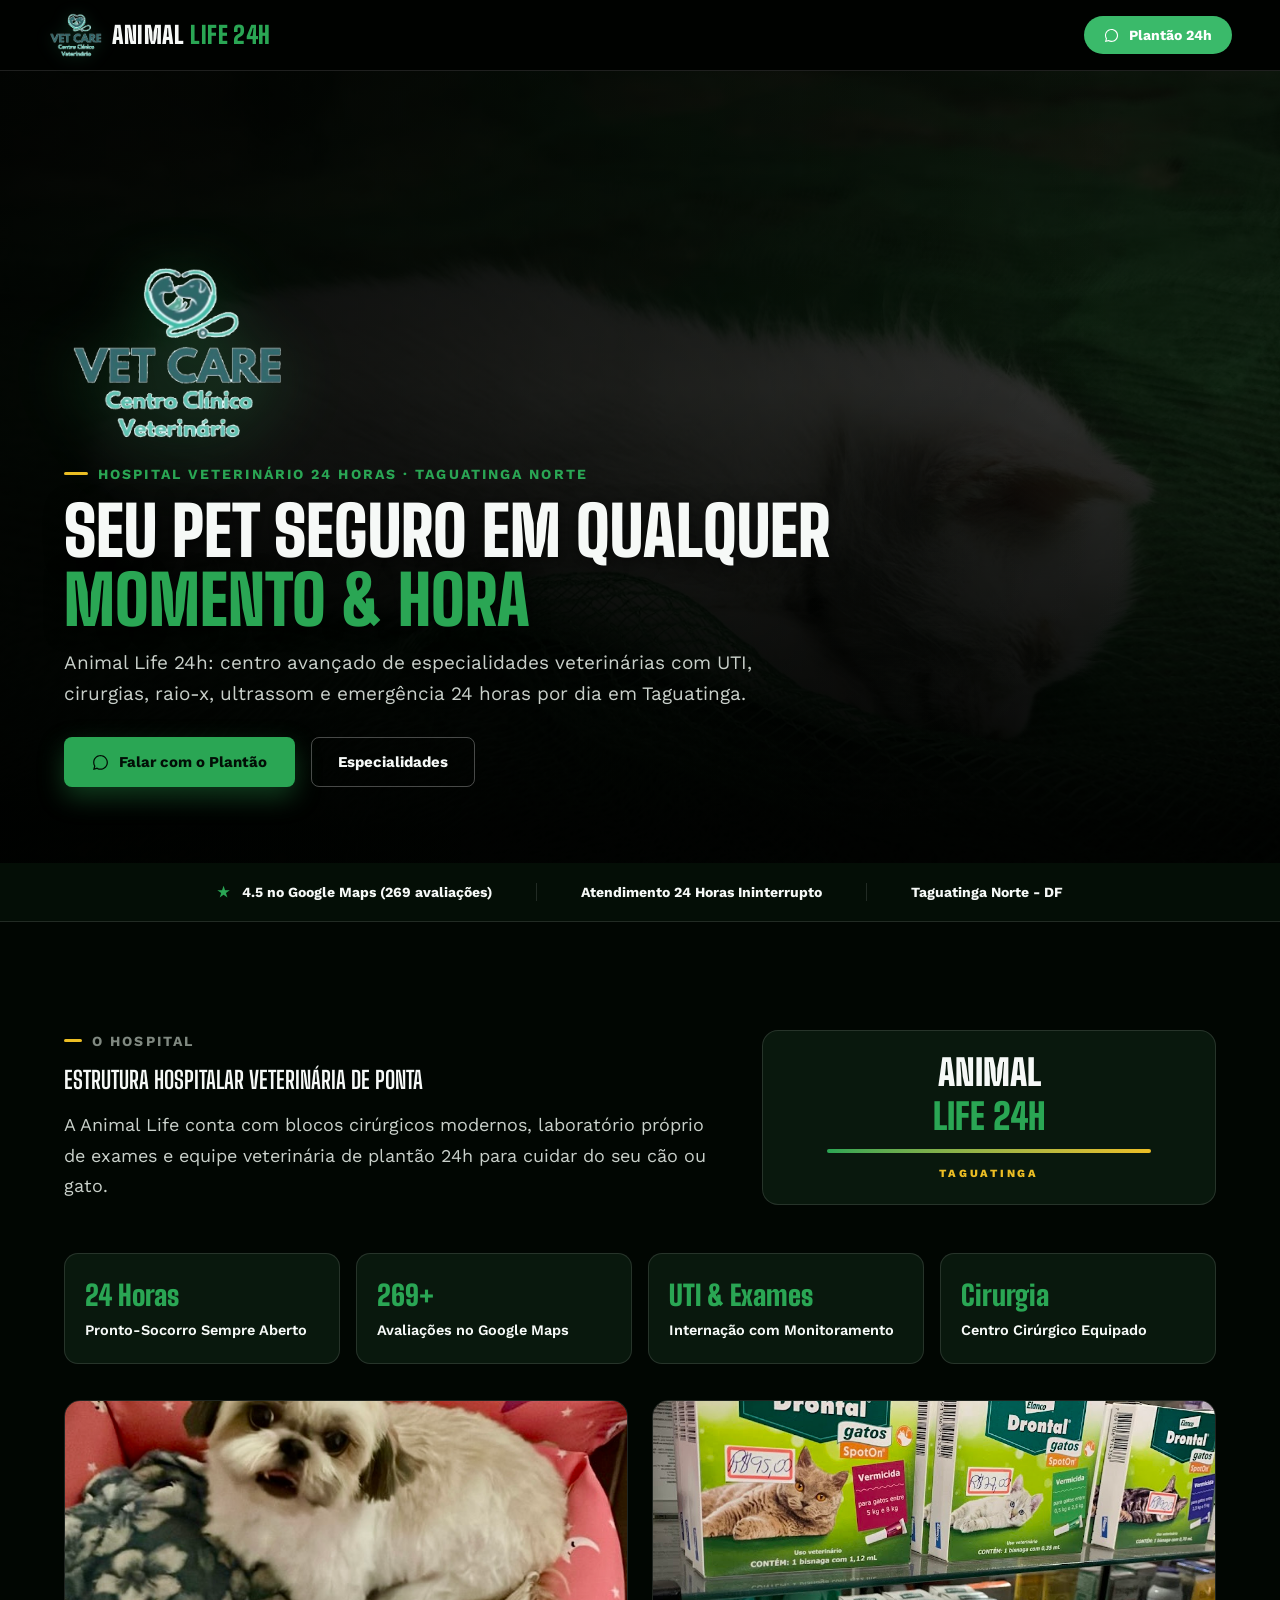
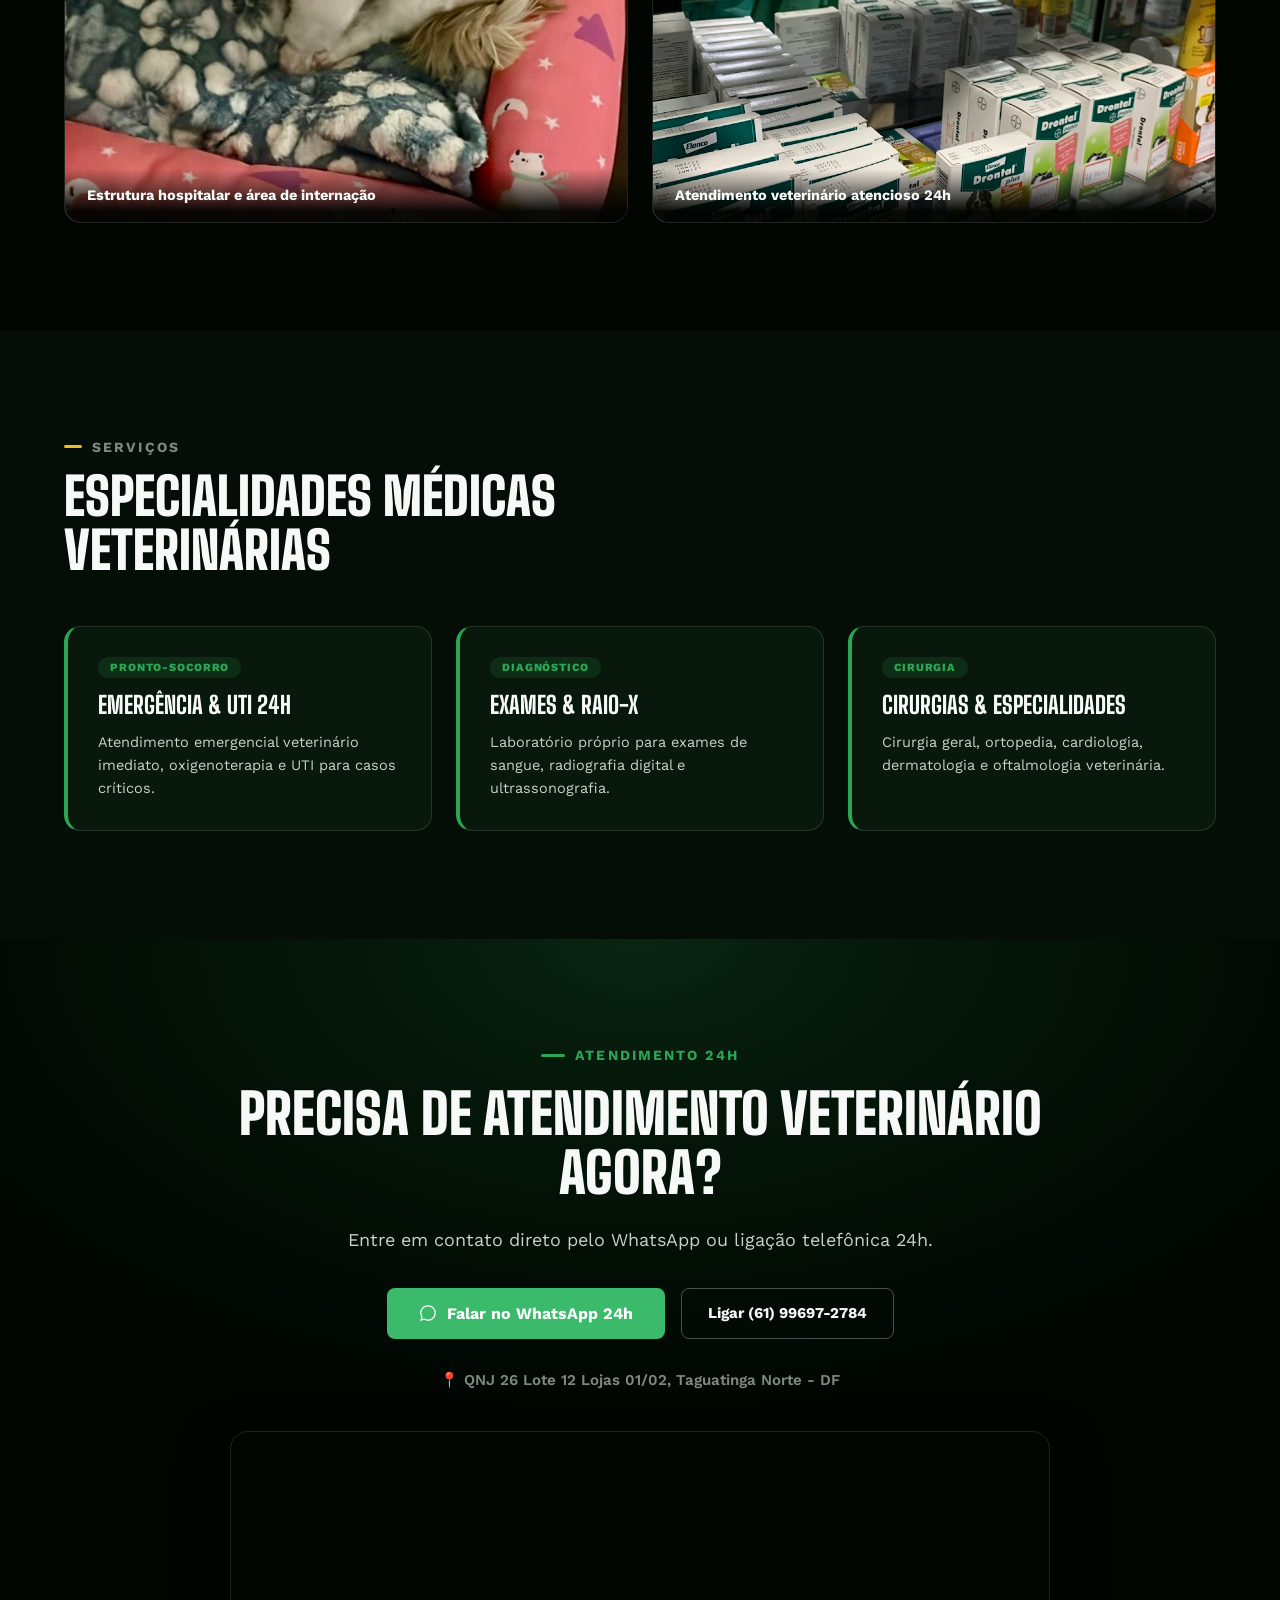
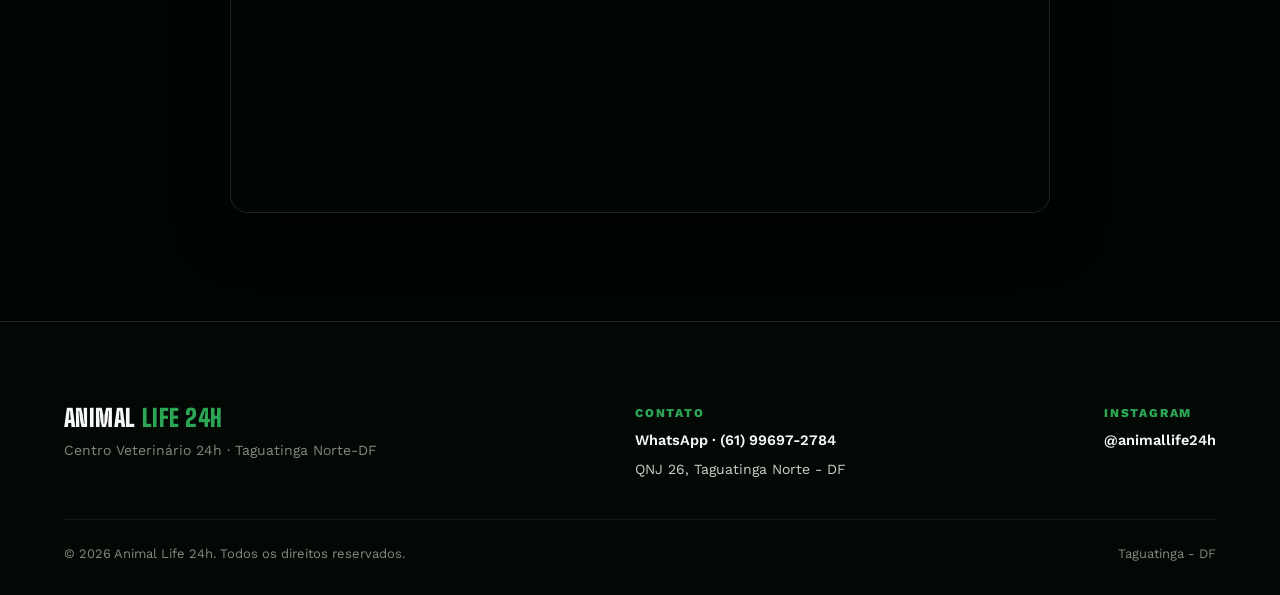
<file: index.html>
<!DOCTYPE html>
<html lang="pt-BR">
<head>
<meta charset="utf-8">
<meta name="viewport" content="width=device-width, initial-scale=1">
<title>Animal Life 24h — Centro Veterinário Avançado em Taguatinga-DF</title>
<meta name="description" content="Animal Life 24 horas em Taguatinga Norte: Pronto-socorro veterinário, cirurgias, exames, internação e especialidades para seu pet 24 horas por dia. Nota 4.5.">
<link rel="preconnect" href="https://fonts.googleapis.com">
<link rel="preconnect" href="https://fonts.gstatic.com" crossorigin>
<link href="https://fonts.googleapis.com/css2?family=Big+Shoulders+Display:wght@700;800;900&family=Work+Sans:wght@400;500;600;700&display=swap" rel="stylesheet">
<link rel="stylesheet" href="style.css">
</head>
<body>

<header class="site-header">
  <div class="logo-brand-wrap">
    <img src="assets/img/logo.png" alt="Animal Life 24h Logo" class="logo-brand-img">
    <div class="logo-mark"><span class="logo-w">Animal</span><span class="logo-a">Life 24h</span></div>
  </div>
  <a href="https://wa.me/5561996972784?text=Emerg%C3%AAncia!%20Preciso%20de%20atendimento%20veterin%C3%A1rio%20na%20Animal%20Life." class="btn btn-whatsapp" target="_blank" rel="noopener noreferrer">
    <svg width="15" height="15" viewBox="0 0 448 512" fill="none"><path d="M380.9 97.1C339 55.1 283.2 32 223.9 32c-122.4 0-222 99.6-222 222 0 39.1 10.2 77.3 29.6 111L0 480l117.7-30.9c32.4 17.7 68.9 27 106.1 27h.1c122.3 0 224.1-99.6 224.1-222 0-59.3-25.2-115-67.1-157zm-157 341.6c-33.2 0-65.7-8.9-94.1-25.7l-6.7-4-69.8 18.3L71 359.5l-4.4-7c-18.5-29.4-28.2-63.3-28.2-98.2 0-101.7 82.8-184.5 184.6-184.5 49.3 0 95.6 19.2 130.4 54.1 34.8 34.9 56.2 81.2 56.1 130.5 0 101.8-84.9 184.6-186.6 184.6z" fill="#fff"/></svg>
    Plantão 24h
  </a>
</header>

<section class="hero">
  <img class="hero-bg" src="assets/img/photo_1.jpg" alt="Animal Life 24h Hospital Veterinário">
  <div class="hero-scrim"></div>
  <div class="hero-content">
    <img class="hero-logo" src="assets/img/logo.png" alt="Animal Life 24h Logo">
    <div class="hero-heading">
      <span class="eyebrow"><span class="eyebrow-bar"></span>Hospital Veterinário 24 Horas · Taguatinga Norte</span>
      <h1>Seu pet seguro em qualquer <span class="text-accent">Momento & Hora</span></h1>
      <p class="lede">Animal Life 24h: centro avançado de especialidades veterinárias com UTI, cirurgias, raio-x, ultrassom e emergência 24 horas por dia em Taguatinga.</p>
    </div>
    <div class="hero-actions">
      <a href="https://wa.me/5561996972784?text=Ol%C3%A1!%20Preciso%20falar%20com%20a%20equipe%20da%20Animal%20Life." class="btn btn-primary" target="_blank" rel="noopener noreferrer">
        <svg width="17" height="17" viewBox="0 0 448 512" fill="none"><path d="M380.9 97.1C339 55.1 283.2 32 223.9 32c-122.4 0-222 99.6-222 222 0 39.1 10.2 77.3 29.6 111L0 480l117.7-30.9c32.4 17.7 68.9 27 106.1 27h.1c122.3 0 224.1-99.6 224.1-222 0-59.3-25.2-115-67.1-157zm-157 341.6c-33.2 0-65.7-8.9-94.1-25.7l-6.7-4-69.8 18.3L71 359.5l-4.4-7c-18.5-29.4-28.2-63.3-28.2-98.2 0-101.7 82.8-184.5 184.6-184.5 49.3 0 95.6 19.2 130.4 54.1 34.8 34.9 56.2 81.2 56.1 130.5 0 101.8-84.9 184.6-186.6 184.6z" fill="#020E06"/></svg>
        Falar com o Plantão
      </a>
      <a href="#servicos" class="btn btn-ghost">Especialidades</a>
    </div>
  </div>
</section>

<div class="trust-strip">
  <span class="trust-item"><span class="text-accent">★</span>&nbsp;4.5 no Google Maps (269 avaliações)</span>
  <span class="trust-sep"></span>
  <span class="trust-item">Atendimento 24 Horas Ininterrupto</span>
  <span class="trust-sep"></span>
  <span class="trust-item">Taguatinga Norte - DF</span>
</div>

<section id="sobre" class="section">
  <div class="about-head">
    <div class="about-copy">
      <span class="eyebrow eyebrow-muted"><span class="eyebrow-bar eyebrow-bar-sm"></span>O Hospital</span>
      <h2>Estrutura hospitalar veterinária de ponta</h2>
      <p class="body-text">A Animal Life conta com blocos cirúrgicos modernos, laboratório próprio de exames e equipe veterinária de plantão 24h para cuidar do seu cão ou gato.</p>
    </div>
    <div class="about-wordmark">
      <span class="ww ww-white">Animal</span>
      <span class="ww ww-accent">Life 24h</span>
      <div class="ww-underline"><span></span></div>
      <span class="ww-sub">Taguatinga</span>
    </div>
  </div>
  <div class="highlight-grid">
    <div class="highlight-cell"><span class="highlight-n">24 Horas</span><span class="highlight-text">Pronto-Socorro Sempre Aberto</span></div>
    <div class="highlight-cell"><span class="highlight-n">269+</span><span class="highlight-text">Avaliações no Google Maps</span></div>
    <div class="highlight-cell"><span class="highlight-n">UTI & Exames</span><span class="highlight-text">Internação com Monitoramento</span></div>
    <div class="highlight-cell"><span class="highlight-n">Cirurgia</span><span class="highlight-text">Centro Cirúrgico Equipado</span></div>
  </div>
  <div class="photo-grid-2">
    <figure class="photo-card">
      <img src="assets/img/photo_2.jpg" alt="Instalações Animal Life 24h">
      <figcaption>Estrutura hospitalar e área de internação</figcaption>
    </figure>
    <figure class="photo-card">
      <img src="assets/img/photo_3.jpg" alt="Atendimento veterinário especializado">
      <figcaption>Atendimento veterinário atencioso 24h</figcaption>
    </figure>
  </div>
</section>

<section id="servicos" class="section section-elev">
  <div class="section-head">
    <span class="eyebrow eyebrow-muted"><span class="eyebrow-bar eyebrow-bar-sm"></span>Serviços</span>
    <h2>Especialidades Médicas Veterinárias</h2>
  </div>
  <div class="service-cards-grid">
    <article class="service-card">
      <span class="tag-badge tag-accent">Pronto-Socorro</span>
      <h3>Emergência & UTI 24h</h3>
      <p>Atendimento emergencial veterinário imediato, oxigenoterapia e UTI para casos críticos.</p>
    </article>
    <article class="service-card">
      <span class="tag-badge tag-accent">Diagnóstico</span>
      <h3>Exames & Raio-X</h3>
      <p>Laboratório próprio para exames de sangue, radiografia digital e ultrassonografia.</p>
    </article>
    <article class="service-card">
      <span class="tag-badge tag-accent">Cirurgia</span>
      <h3>Cirurgias & Especialidades</h3>
      <p>Cirurgia geral, ortopedia, cardiologia, dermatologia e oftalmologia veterinária.</p>
    </article>
  </div>
</section>

<section id="contato" class="section section-cta">
  <div class="cta-inner">
    <span class="eyebrow" style="color:var(--emerald)"><span class="eyebrow-bar" style="background:var(--emerald)"></span>Atendimento 24h</span>
    <h2>Precisa de atendimento veterinário agora?</h2>
    <p class="body-text">Entre em contato direto pelo WhatsApp ou ligação telefônica 24h.</p>
    <div style="display:flex;flex-wrap:wrap;gap:16px;justify-content:center;margin-top:10px">
      <a href="https://wa.me/5561996972784?text=Emerg%C3%AAncia!%20Preciso%20de%20atendimento." class="btn btn-whatsapp" target="_blank" rel="noopener noreferrer" style="font-size:16px;padding:16px 32px;border-radius:8px">
        <svg width="18" height="18" viewBox="0 0 448 512" fill="none"><path d="M380.9 97.1C339 55.1 283.2 32 223.9 32c-122.4 0-222 99.6-222 222 0 39.1 10.2 77.3 29.6 111L0 480l117.7-30.9c32.4 17.7 68.9 27 106.1 27h.1c122.3 0 224.1-99.6 224.1-222 0-59.3-25.2-115-67.1-157zm-157 341.6c-33.2 0-65.7-8.9-94.1-25.7l-6.7-4-69.8 18.3L71 359.5l-4.4-7c-18.5-29.4-28.2-63.3-28.2-98.2 0-101.7 82.8-184.5 184.6-184.5 49.3 0 95.6 19.2 130.4 54.1 34.8 34.9 56.2 81.2 56.1 130.5 0 101.8-84.9 184.6-186.6 184.6z" fill="#fff"/></svg>
        Falar no WhatsApp 24h
      </a>
      <a href="tel:5561996972784" class="btn btn-ghost">Ligar (61) 99697-2784</a>
    </div>
    <p class="cta-address">📍 QNJ 26 Lote 12 Lojas 01/02, Taguatinga Norte - DF</p>
    <div class="map-embed">
      <iframe src="https://www.google.com/maps/embed?pb=!1m18!1m12!1m3!1d30000!2d-48.07!3d-15.82!2m3!1f0!2f0!3f0!3m2!1i1024!2i768!4f13.1!3m3!1m2!1s0x0%3A0x0!2zMTXCsDQ5JzEyLjAiUyA0N8KwMDQnMTIuMCJX!5e0!3m2!1spt-BR!2sbr!4v1700000000000!5m2!1spt-BR!2sbr" title="Localização Animal Life 24h" loading="lazy"></iframe>
    </div>
  </div>
</section>

<footer class="site-footer">
  <div class="footer-top">
    <div class="footer-brand">
      <div class="logo-mark"><span class="logo-w">Animal</span><span class="logo-a">Life 24h</span></div>
      <span class="footer-tagline">Centro Veterinário 24h · Taguatinga Norte-DF</span>
    </div>
    <div class="footer-col">
      <span class="footer-heading">Contato</span>
      <a href="https://wa.me/5561996972784" class="footer-link" target="_blank" rel="noopener noreferrer">WhatsApp · (61) 99697-2784</a>
      <span class="footer-static">QNJ 26, Taguatinga Norte - DF</span>
    </div>
    <div class="footer-col">
      <span class="footer-heading">Instagram</span>
      <a href="https://www.instagram.com/animallife24h" target="_blank" rel="noopener noreferrer" class="footer-link">@animallife24h</a>
    </div>
  </div>
  <div class="footer-bottom">
    <span>© 2026 Animal Life 24h. Todos os direitos reservados.</span>
    <span>Taguatinga - DF</span>
  </div>
</footer>

<script src="script.js"></script>
</body>
</html>
</file>
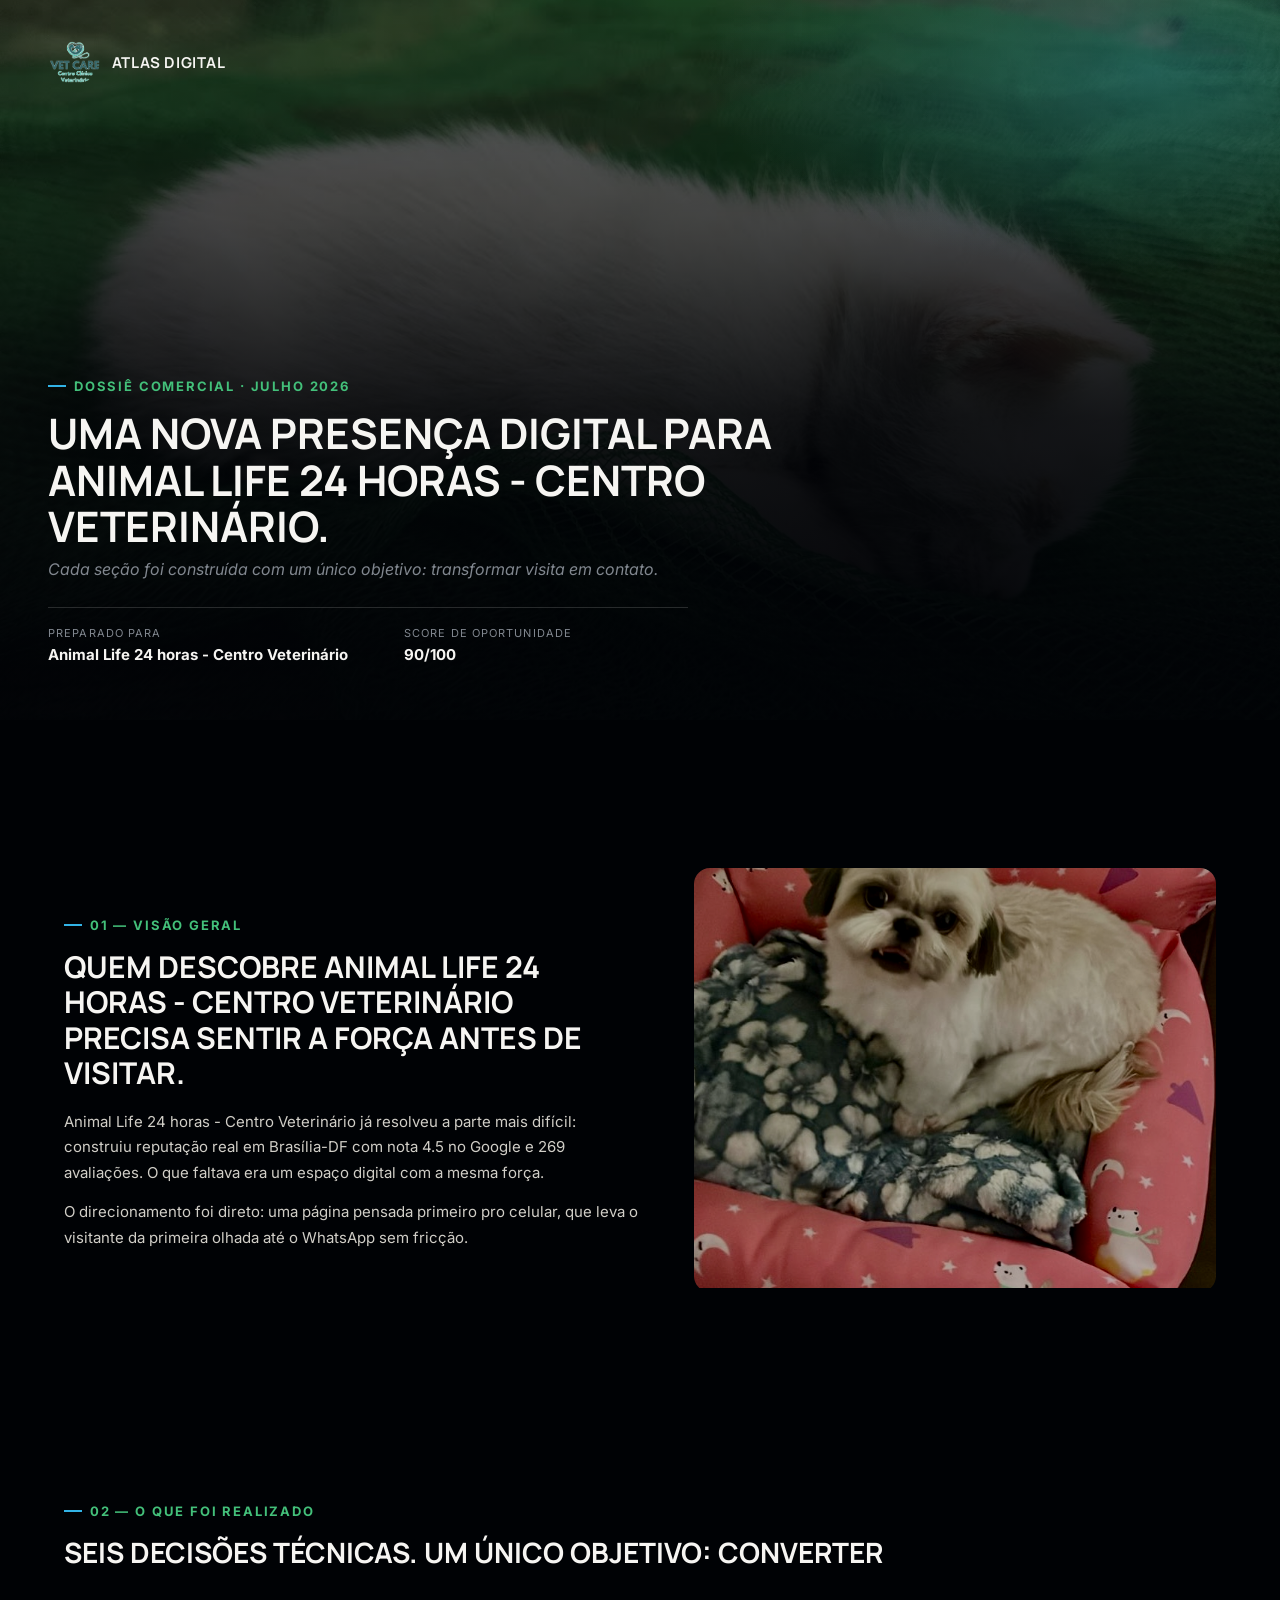
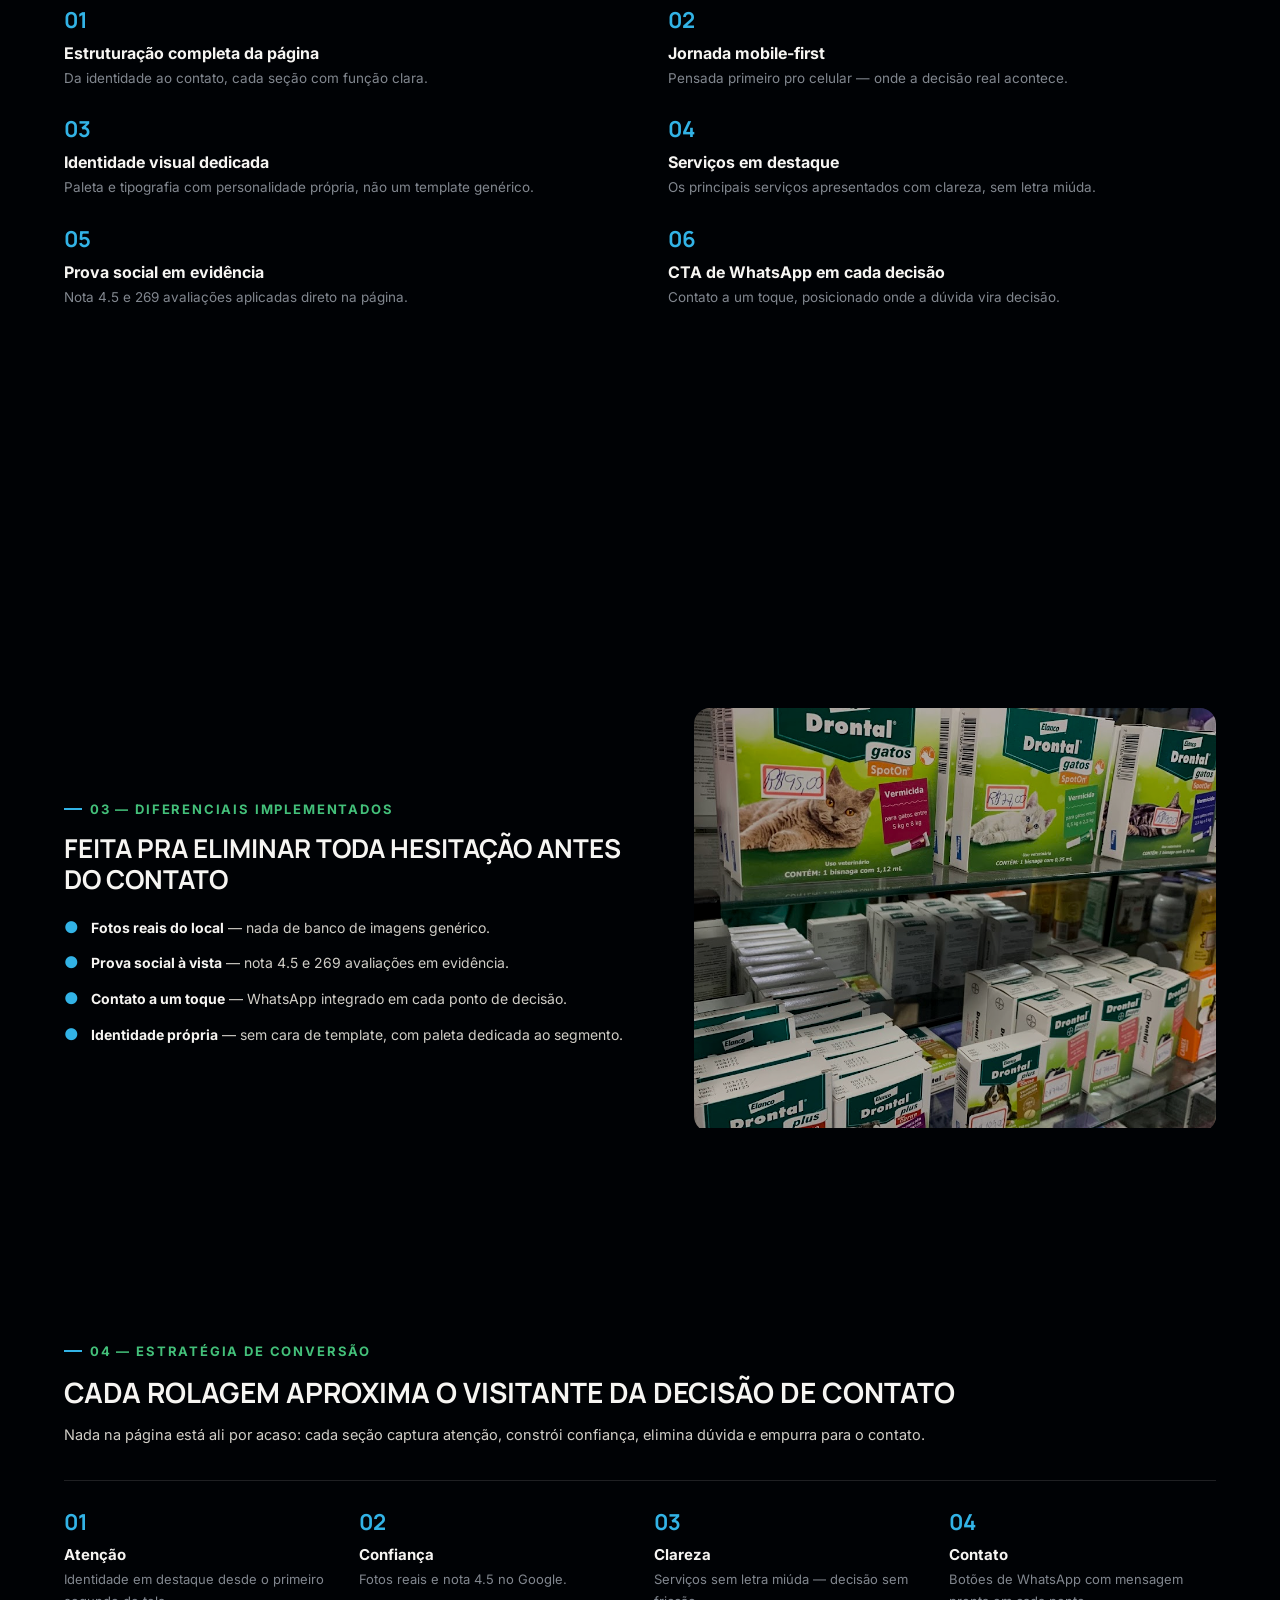
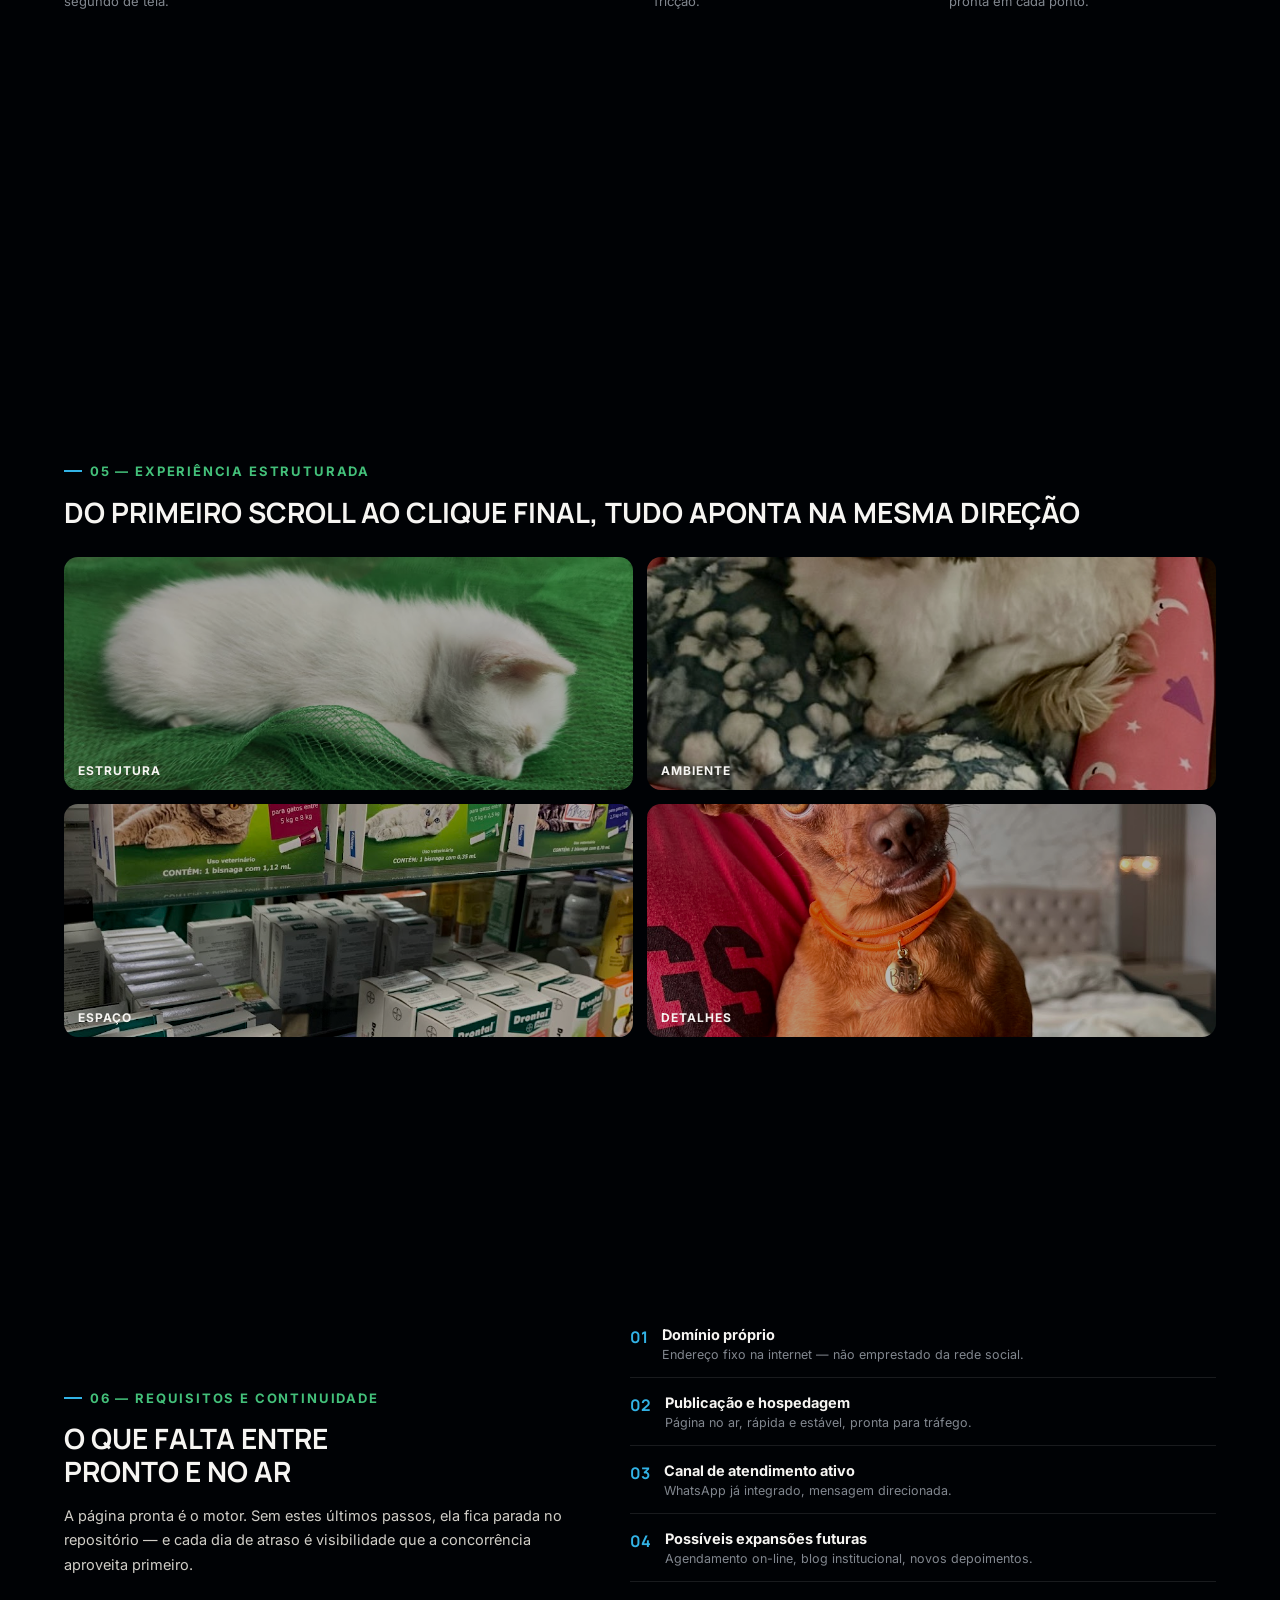
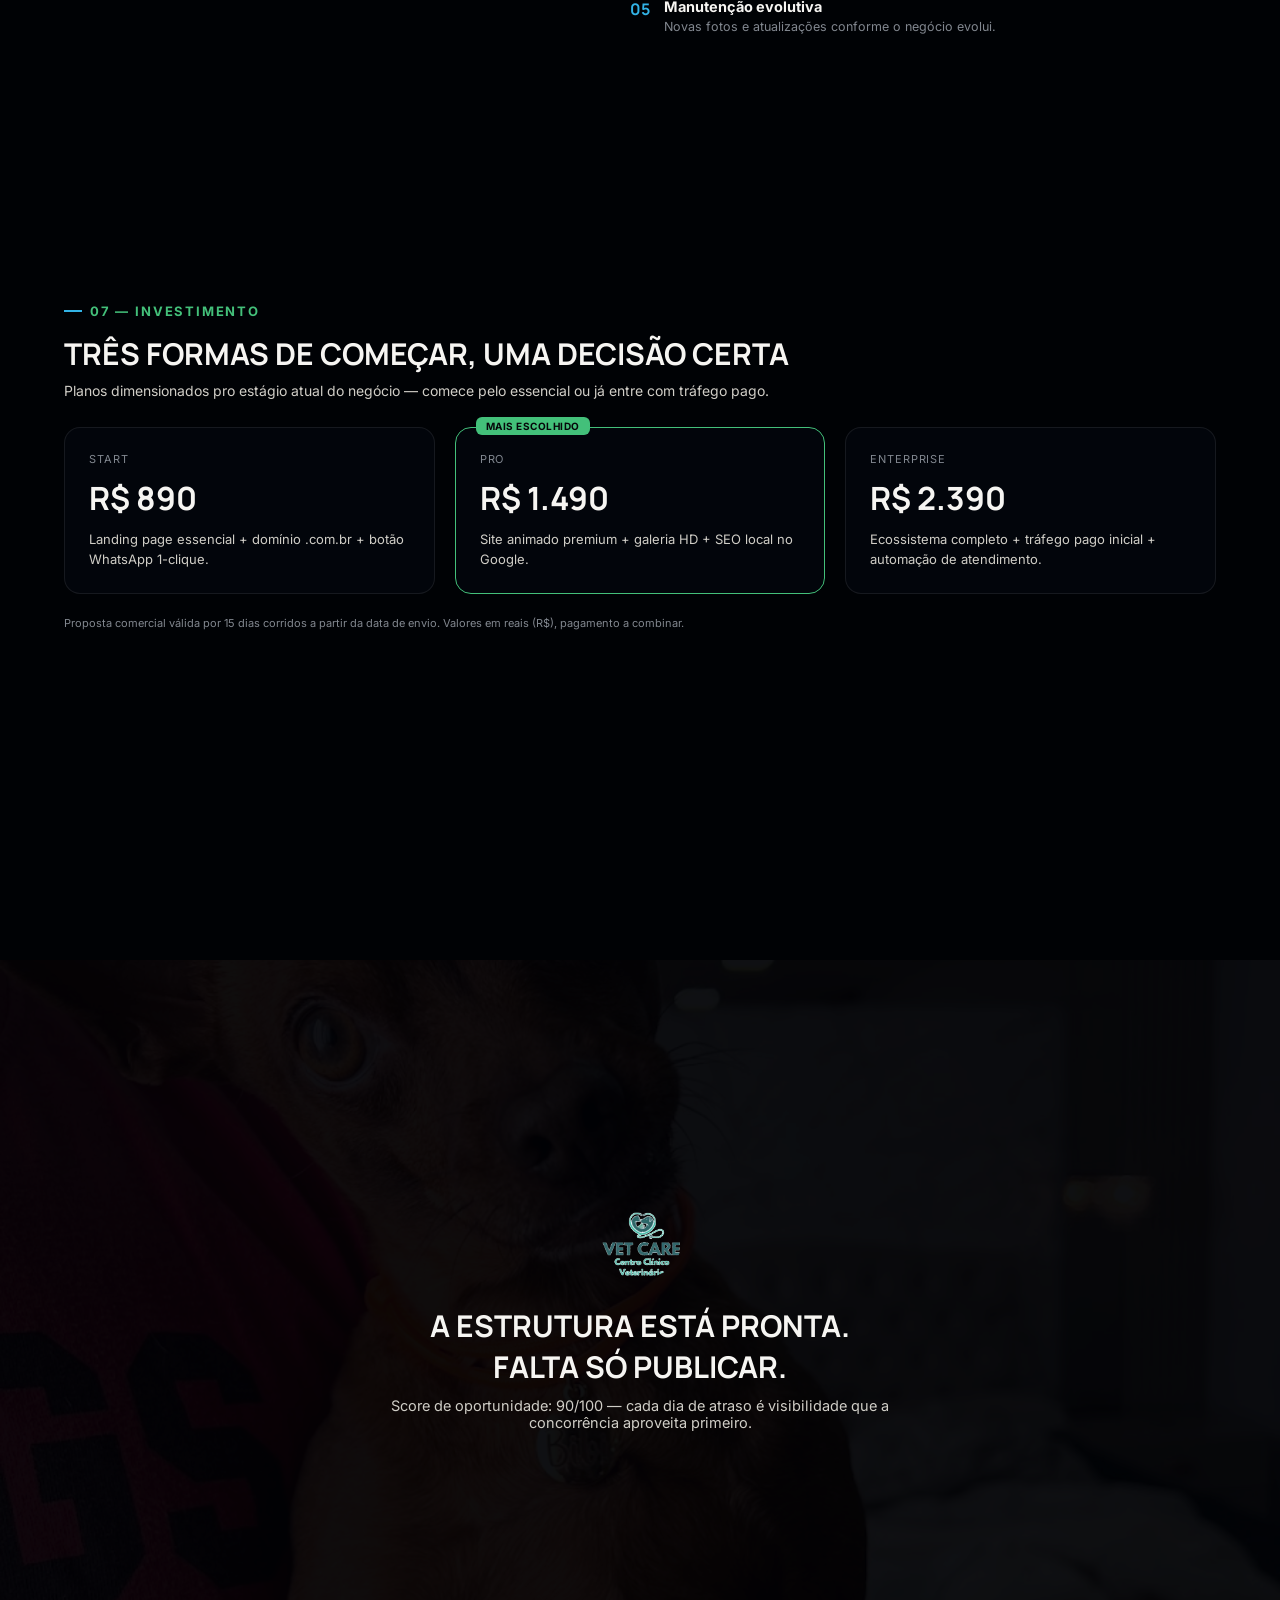
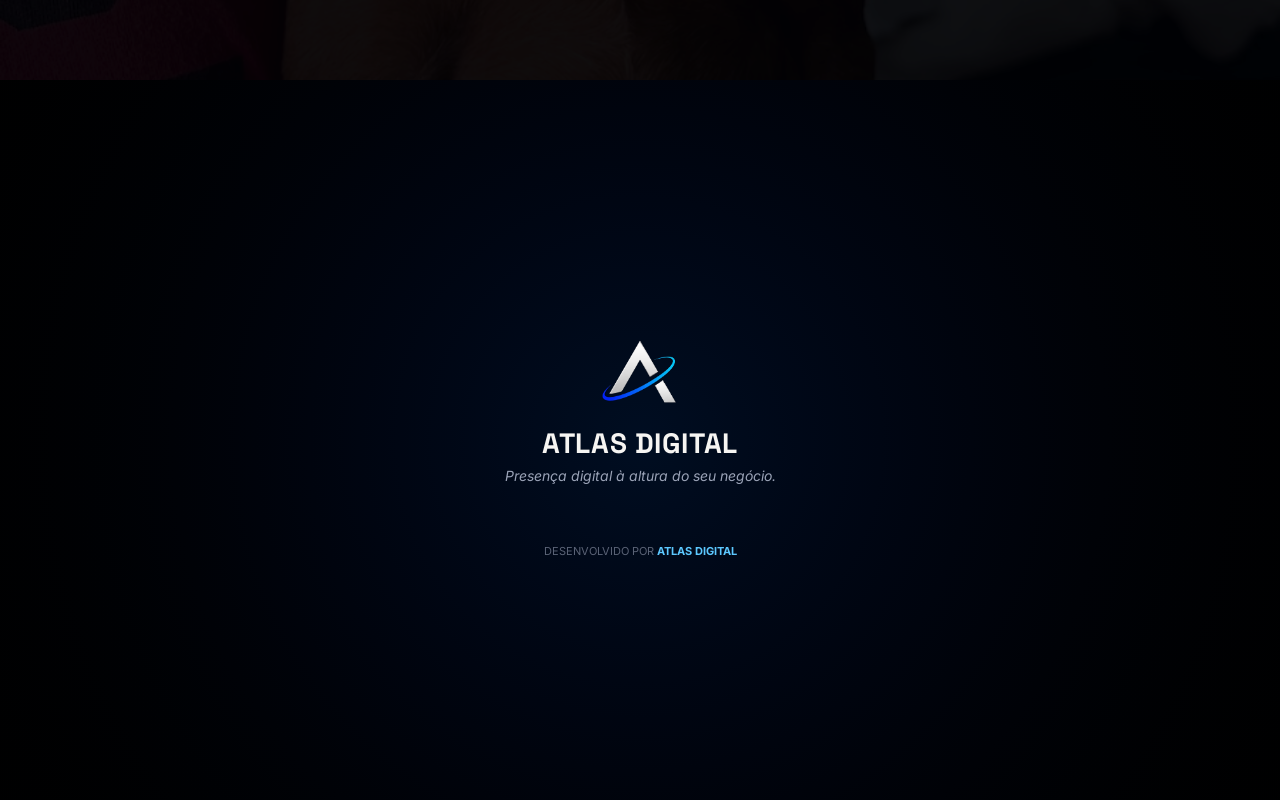
<file: presentation/deck.html>
<!DOCTYPE html>
<html lang="pt-BR">
<head>
<meta charset="utf-8">
<title>Dossiê — Animal Life 24 horas - Centro Veterinário</title>
<link rel="preconnect" href="https://fonts.googleapis.com">
<link rel="preconnect" href="https://fonts.gstatic.com" crossorigin>
<link href="https://fonts.googleapis.com/css2?family=Manrope:wght@700;800&family=Inter:wght@400;500;600;700&family=Space+Grotesk:wght@700&display=swap" rel="stylesheet">
<style>
  * { box-sizing:border-box; margin:0; padding:0; }
  body { background:oklch(0.08 0.02 255); font-family:'Inter', sans-serif; }
  .disp { font-family:'Manrope', sans-serif; font-weight:700; }
  .slide { width:1280px; height:720px; position:relative; overflow:hidden; background:oklch(0.08 0.02 255); color:oklch(0.97 0.004 90); }
  .eyebrow { display:inline-flex; align-items:center; gap:8px; font-weight:700; letter-spacing:.14em; font-size:13px; color:oklch(0.72 0.15 155); text-transform:uppercase; }
  .eyebrow::before { content:''; width:18px; height:2px; background:oklch(0.72 0.13 230); display:inline-block; }
  .photo-treat { filter: grayscale(.08) contrast(1.1) brightness(.72); }
  .num { font-family:'Manrope', sans-serif; font-weight:700; color:oklch(0.72 0.13 230); font-size:22px; }
  .panel { background:oklch(0.11 0.02 255); border:1px solid oklch(1 0 0 / 8%); border-radius:16px; }
  .muted { color: oklch(0.62 0.014 255); }
  .ink { color: oklch(0.85 0.01 90); }
</style>
</head>
<body>

<!-- SLIDE 0 — CAPA -->
<section class="slide">
  <img src="../assets/img/photo_1.jpg" class="photo-treat" style="position:absolute;inset:0;width:100%;height:100%;object-fit:cover;">
  <div style="position:absolute;inset:0;background:linear-gradient(0deg,oklch(0.08 0.02 255 / .97) 10%,oklch(0.08 0.02 255 / .88) 42%,oklch(0.08 0.02 255 / .6) 70%,oklch(0.08 0.02 255 / .4) 100%);"></div>
  <div style="position:absolute;inset:0;background:radial-gradient(ellipse 50% 40% at 90% 10%,oklch(0.72 0.13 230 / .25),transparent 70%);"></div>
  <div style="position:absolute;top:40px;left:48px;display:flex;align-items:center;gap:12px;">
    <img src="../assets/img/logo.png" style="height:44px;border-radius:50%;">
    <span style="font-family:'Manrope', sans-serif;font-weight:700;font-size:15px;text-transform:uppercase;letter-spacing:.04em;">Atlas Digital</span>
  </div>
  <div style="position:absolute;left:48px;right:48px;bottom:56px;">
    <span class="eyebrow">Dossiê Comercial · Julho 2026</span>
    <h1 class="disp" style="font-size:42px;line-height:1.1;text-transform:uppercase;margin:16px 0 10px;max-width:860px;">Uma nova presença digital para Animal Life 24 horas - Centro Veterinário.</h1>
    <p style="font-style:italic;font-size:16px;max-width:640px;margin-bottom:28px;" class="muted">Cada seção foi construída com um único objetivo: transformar visita em contato.</p>
    <div style="display:flex;gap:56px;padding-top:18px;border-top:1px solid oklch(1 0 0 / 15%);max-width:640px;">
      <div><span style="font-size:11px;letter-spacing:.1em;text-transform:uppercase;display:block;margin-bottom:4px;" class="muted">Preparado para</span><strong style="font-size:15px;">Animal Life 24 horas - Centro Veterinário</strong></div>
      <div><span style="font-size:11px;letter-spacing:.1em;text-transform:uppercase;display:block;margin-bottom:4px;" class="muted">Score de Oportunidade</span><strong style="font-size:15px;">90/100</strong></div>
    </div>
  </div>
</section>

<!-- SLIDE 1 — VISÃO GERAL -->
<section class="slide" style="display:flex;align-items:center;padding:0 64px;gap:56px;">
  <div style="flex:1.1;">
    <span class="eyebrow">01 — Visão Geral</span>
    <h2 class="disp" style="font-size:30px;text-transform:uppercase;line-height:1.18;margin:16px 0 18px;">Quem descobre Animal Life 24 horas - Centro Veterinário precisa sentir a força antes de visitar.</h2>
    <p style="font-size:15px;line-height:1.7;margin-bottom:14px;" class="ink">Animal Life 24 horas - Centro Veterinário já resolveu a parte mais difícil: construiu reputação real em Brasília-DF com nota 4.5 no Google e 269 avaliações. O que faltava era um espaço digital com a mesma força.</p>
    <p style="font-size:15px;line-height:1.7;" class="ink">O direcionamento foi direto: uma página pensada primeiro pro celular, que leva o visitante da primeira olhada até o WhatsApp sem fricção.</p>
  </div>
  <div style="flex:1;border-radius:16px;overflow:hidden;">
    <img src="../assets/img/photo_2.jpg" class="photo-treat" style="width:100%;height:420px;object-fit:cover;">
  </div>
</section>

<!-- SLIDE 2 — O QUE FOI REALIZADO -->
<section class="slide" style="padding:56px 64px;">
  <span class="eyebrow">02 — O que foi realizado</span>
  <h2 class="disp" style="font-size:28px;text-transform:uppercase;margin:14px 0 34px;">Seis decisões técnicas. Um único objetivo: converter</h2>
  <div style="display:grid;grid-template-columns:1fr 1fr;column-gap:56px;row-gap:26px;">
    <div><span class="num">01</span><strong style="display:block;font-size:16px;margin:8px 0 4px;">Estruturação completa da página</strong><span style="font-size:13.5px;line-height:1.5;" class="muted">Da identidade ao contato, cada seção com função clara.</span></div>
    <div><span class="num">02</span><strong style="display:block;font-size:16px;margin:8px 0 4px;">Jornada mobile-first</strong><span style="font-size:13.5px;line-height:1.5;" class="muted">Pensada primeiro pro celular — onde a decisão real acontece.</span></div>
    <div><span class="num">03</span><strong style="display:block;font-size:16px;margin:8px 0 4px;">Identidade visual dedicada</strong><span style="font-size:13.5px;line-height:1.5;" class="muted">Paleta e tipografia com personalidade própria, não um template genérico.</span></div>
    <div><span class="num">04</span><strong style="display:block;font-size:16px;margin:8px 0 4px;">Serviços em destaque</strong><span style="font-size:13.5px;line-height:1.5;" class="muted">Os principais serviços apresentados com clareza, sem letra miúda.</span></div>
    <div><span class="num">05</span><strong style="display:block;font-size:16px;margin:8px 0 4px;">Prova social em evidência</strong><span style="font-size:13.5px;line-height:1.5;" class="muted">Nota 4.5 e 269 avaliações aplicadas direto na página.</span></div>
    <div><span class="num">06</span><strong style="display:block;font-size:16px;margin:8px 0 4px;">CTA de WhatsApp em cada decisão</strong><span style="font-size:13.5px;line-height:1.5;" class="muted">Contato a um toque, posicionado onde a dúvida vira decisão.</span></div>
  </div>
</section>

<!-- SLIDE 3 — DIFERENCIAIS -->
<section class="slide" style="display:flex;align-items:center;padding:0 64px;gap:56px;">
  <div style="flex:1.1;">
    <span class="eyebrow">03 — Diferenciais implementados</span>
    <h2 class="disp" style="font-size:26px;text-transform:uppercase;line-height:1.18;margin:16px 0 22px;">Feita pra eliminar toda hesitação antes do contato</h2>
    <div style="display:flex;flex-direction:column;gap:14px;">
      <div style="display:flex;gap:12px;"><span style="color:oklch(0.72 0.13 230);">●</span><span style="font-size:14px;line-height:1.55;" class="ink"><strong style="color:oklch(0.97 0.004 90);">Fotos reais do local</strong> — nada de banco de imagens genérico.</span></div>
      <div style="display:flex;gap:12px;"><span style="color:oklch(0.72 0.13 230);">●</span><span style="font-size:14px;line-height:1.55;" class="ink"><strong style="color:oklch(0.97 0.004 90);">Prova social à vista</strong> — nota 4.5 e 269 avaliações em evidência.</span></div>
      <div style="display:flex;gap:12px;"><span style="color:oklch(0.72 0.13 230);">●</span><span style="font-size:14px;line-height:1.55;" class="ink"><strong style="color:oklch(0.97 0.004 90);">Contato a um toque</strong> — WhatsApp integrado em cada ponto de decisão.</span></div>
      <div style="display:flex;gap:12px;"><span style="color:oklch(0.72 0.13 230);">●</span><span style="font-size:14px;line-height:1.55;" class="ink"><strong style="color:oklch(0.97 0.004 90);">Identidade própria</strong> — sem cara de template, com paleta dedicada ao segmento.</span></div>
    </div>
  </div>
  <div style="flex:1;border-radius:16px;overflow:hidden;">
    <img src="../assets/img/photo_3.jpg" class="photo-treat" style="width:100%;height:420px;object-fit:cover;">
  </div>
</section>

<!-- SLIDE 4 — ESTRATÉGIA DE CONVERSÃO -->
<section class="slide" style="padding:56px 64px;">
  <span class="eyebrow">04 — Estratégia de conversão</span>
  <h2 class="disp" style="font-size:28px;text-transform:uppercase;margin:14px 0 12px;">Cada rolagem aproxima o visitante da decisão de contato</h2>
  <p style="font-size:14.5px;line-height:1.6;max-width:920px;margin-bottom:34px;" class="ink">Nada na página está ali por acaso: cada seção captura atenção, constrói confiança, elimina dúvida e empurra para o contato.</p>
  <div style="display:grid;grid-template-columns:repeat(4,1fr);gap:28px;border-top:1px solid oklch(1 0 0 / 12%);padding-top:26px;">
    <div><span class="num">01</span><strong style="display:block;font-size:15px;margin:8px 0 4px;">Atenção</strong><span style="font-size:13px;line-height:1.5;" class="muted">Identidade em destaque desde o primeiro segundo de tela.</span></div>
    <div><span class="num">02</span><strong style="display:block;font-size:15px;margin:8px 0 4px;">Confiança</strong><span style="font-size:13px;line-height:1.5;" class="muted">Fotos reais e nota 4.5 no Google.</span></div>
    <div><span class="num">03</span><strong style="display:block;font-size:15px;margin:8px 0 4px;">Clareza</strong><span style="font-size:13px;line-height:1.5;" class="muted">Serviços sem letra miúda — decisão sem fricção.</span></div>
    <div><span class="num">04</span><strong style="display:block;font-size:15px;margin:8px 0 4px;">Contato</strong><span style="font-size:13px;line-height:1.5;" class="muted">Botões de WhatsApp com mensagem pronta em cada ponto.</span></div>
  </div>
</section>

<!-- SLIDE 5 — EXPERIÊNCIA ESTRUTURADA -->
<section class="slide" style="padding:56px 64px;">
  <span class="eyebrow">05 — Experiência estruturada</span>
  <h2 class="disp" style="font-size:28px;text-transform:uppercase;margin:14px 0 26px;">Do primeiro scroll ao clique final, tudo aponta na mesma direção</h2>
  <div style="display:grid;grid-template-columns:1fr 1fr;grid-template-rows:1fr 1fr;gap:14px;height:480px;">
    <div style="position:relative;border-radius:14px;overflow:hidden;"><img src="../assets/img/photo_1.jpg" class="photo-treat" style="width:100%;height:100%;object-fit:cover;object-position:center;"><span style="position:absolute;left:14px;bottom:12px;font-size:12px;font-weight:700;letter-spacing:.08em;text-transform:uppercase;">Estrutura</span></div>
    <div style="position:relative;border-radius:14px;overflow:hidden;"><img src="../assets/img/photo_2.jpg" class="photo-treat" style="width:100%;height:100%;object-fit:cover;object-position:center;"><span style="position:absolute;left:14px;bottom:12px;font-size:12px;font-weight:700;letter-spacing:.08em;text-transform:uppercase;">Ambiente</span></div>
    <div style="position:relative;border-radius:14px;overflow:hidden;"><img src="../assets/img/photo_3.jpg" class="photo-treat" style="width:100%;height:100%;object-fit:cover;object-position:center;"><span style="position:absolute;left:14px;bottom:12px;font-size:12px;font-weight:700;letter-spacing:.08em;text-transform:uppercase;">Espaço</span></div>
    <div style="position:relative;border-radius:14px;overflow:hidden;"><img src="../assets/img/photo_4.jpg" class="photo-treat" style="width:100%;height:100%;object-fit:cover;object-position:center;"><span style="position:absolute;left:14px;bottom:12px;font-size:12px;font-weight:700;letter-spacing:.08em;text-transform:uppercase;">Detalhes</span></div>
  </div>
</section>

<!-- SLIDE 6 — REQUISITOS E CONTINUIDADE -->
<section class="slide" style="display:flex;align-items:center;padding:0 64px;gap:56px;">
  <div style="flex:1;">
    <span class="eyebrow">06 — Requisitos e continuidade</span>
    <h2 class="disp" style="font-size:28px;text-transform:uppercase;line-height:1.18;margin:16px 0 16px;">O que falta entre<br>pronto e no ar</h2>
    <p style="font-size:14.5px;line-height:1.7;" class="ink">A página pronta é o motor. Sem estes últimos passos, ela fica parada no repositório — e cada dia de atraso é visibilidade que a concorrência aproveita primeiro.</p>
  </div>
  <div style="flex:1.15;display:flex;flex-direction:column;gap:16px;">
    <div style="display:flex;gap:14px;border-bottom:1px solid oklch(1 0 0 / 10%);padding-bottom:14px;"><span class="num" style="font-size:16px;">01</span><div><strong style="display:block;font-size:14.5px;">Domínio próprio</strong><span style="font-size:12.5px;" class="muted">Endereço fixo na internet — não emprestado da rede social.</span></div></div>
    <div style="display:flex;gap:14px;border-bottom:1px solid oklch(1 0 0 / 10%);padding-bottom:14px;"><span class="num" style="font-size:16px;">02</span><div><strong style="display:block;font-size:14.5px;">Publicação e hospedagem</strong><span style="font-size:12.5px;" class="muted">Página no ar, rápida e estável, pronta para tráfego.</span></div></div>
    <div style="display:flex;gap:14px;border-bottom:1px solid oklch(1 0 0 / 10%);padding-bottom:14px;"><span class="num" style="font-size:16px;">03</span><div><strong style="display:block;font-size:14.5px;">Canal de atendimento ativo</strong><span style="font-size:12.5px;" class="muted">WhatsApp já integrado, mensagem direcionada.</span></div></div>
    <div style="display:flex;gap:14px;border-bottom:1px solid oklch(1 0 0 / 10%);padding-bottom:14px;"><span class="num" style="font-size:16px;">04</span><div><strong style="display:block;font-size:14.5px;">Possíveis expansões futuras</strong><span style="font-size:12.5px;" class="muted">Agendamento on-line, blog institucional, novos depoimentos.</span></div></div>
    <div style="display:flex;gap:14px;"><span class="num" style="font-size:16px;">05</span><div><strong style="display:block;font-size:14.5px;">Manutenção evolutiva</strong><span style="font-size:12.5px;" class="muted">Novas fotos e atualizações conforme o negócio evolui.</span></div></div>
  </div>
</section>

<!-- SLIDE 7 — INVESTIMENTO (ATLAS) -->
<section class="slide" style="padding:56px 64px;">
  <span class="eyebrow">07 — Investimento</span>
  <h2 class="disp" style="font-size:30px;text-transform:uppercase;margin:14px 0 8px;">Três formas de começar, uma decisão certa</h2>
  <p style="font-size:14px;max-width:820px;margin-bottom:28px;" class="ink">Planos dimensionados pro estágio atual do negócio — comece pelo essencial ou já entre com tráfego pago.</p>
  <div style="display:grid;grid-template-columns:repeat(3,1fr);gap:20px;">
    <div class="panel" style="padding:24px;display:flex;flex-direction:column;gap:10px;">
      <span style="font-size:11px;letter-spacing:.08em;text-transform:uppercase;" class="muted">Start</span>
      <strong class="disp" style="font-size:32px;">R$ 890</strong>
      <span style="font-size:13px;line-height:1.5;" class="ink">Landing page essencial + domínio .com.br + botão WhatsApp 1-clique.</span>
    </div>
    <div class="panel" style="padding:24px;display:flex;flex-direction:column;gap:10px;border:1.5px solid oklch(0.72 0.15 155);position:relative;">
      <span style="position:absolute;top:-11px;left:20px;background:oklch(0.72 0.15 155);color:#06060a;font-size:10px;font-weight:700;letter-spacing:.05em;padding:3px 10px;border-radius:6px;text-transform:uppercase;">Mais escolhido</span>
      <span style="font-size:11px;letter-spacing:.08em;text-transform:uppercase;" class="muted">Pro</span>
      <strong class="disp" style="font-size:32px;">R$ 1.490</strong>
      <span style="font-size:13px;line-height:1.5;" class="ink">Site animado premium + galeria HD + SEO local no Google.</span>
    </div>
    <div class="panel" style="padding:24px;display:flex;flex-direction:column;gap:10px;">
      <span style="font-size:11px;letter-spacing:.08em;text-transform:uppercase;" class="muted">Enterprise</span>
      <strong class="disp" style="font-size:32px;">R$ 2.390</strong>
      <span style="font-size:13px;line-height:1.5;" class="ink">Ecossistema completo + tráfego pago inicial + automação de atendimento.</span>
    </div>
  </div>
  <p style="font-size:11px;margin-top:22px;" class="muted">Proposta comercial válida por 15 dias corridos a partir da data de envio. Valores em reais (R$), pagamento a combinar.</p>
</section>

<!-- SLIDE 8 — CLOSING -->
<section class="slide" style="position:relative;display:flex;align-items:center;justify-content:center;text-align:center;">
  <img src="../assets/img/photo_4.jpg" class="photo-treat" style="position:absolute;inset:0;width:100%;height:100%;object-fit:cover;opacity:.5;">
  <div style="position:absolute;inset:0;background:oklch(0.08 0.02 255 / .84);"></div>
  <div style="position:relative;z-index:1;">
    <img src="../assets/img/logo.png" style="height:70px;border-radius:50%;margin:0 auto 22px;">
    <h2 class="disp" style="font-size:30px;text-transform:uppercase;margin-bottom:10px;">A estrutura está pronta.<br>Falta só publicar.</h2>
    <p style="font-size:14.5px;max-width:520px;margin:0 auto;" class="ink">Score de oportunidade: 90/100 — cada dia de atraso é visibilidade que a concorrência aproveita primeiro.</p>
  </div>
</section>

<!-- SLIDE 9 — CREDITO ATLAS DIGITAL -->
<section class="slide" style="display:flex;flex-direction:column;align-items:center;justify-content:center;text-align:center;background:radial-gradient(circle,oklch(0.16 0.05 250),oklch(0.04 0.01 255));">
  <img src="../assets/img/atlas-mark.png" style="height:84px;margin-bottom:18px;">
  <div class="disp" style="font-size:28px;letter-spacing:.02em;font-family:'Space Grotesk',sans-serif;">ATLAS DIGITAL</div>
  <p style="font-style:italic;font-size:14px;color:#9aa3b7;margin-top:6px;">Presença digital à altura do seu negócio.</p>
  <p style="font-size:11px;color:#5a6376;margin-top:60px;">DESENVOLVIDO POR <strong style="color:#5cc8ff;">ATLAS DIGITAL</strong></p>
</section>

</body>
</html>
</file>
<file: style.css>
/* ==========================================================================
   ANIMAL LIFE 24H CENTRO VETERINÁRIO — BESPOKE DESIGN SYSTEM
   DEO JIU-JITSU HQ BENCHMARK · MOBILE-FIRST
   Emerald Green / Solar Yellow Veterinary Palette
   ========================================================================== */

@import url('https://fonts.googleapis.com/css2?family=Big+Shoulders+Display:wght@700;800;900&family=Work+Sans:wght@400;500;600;700&display=swap');

:root {
  --bg: oklch(0.11 0.02 150);
  --bg-elev: oklch(0.15 0.025 150);
  --bg-elev2: oklch(0.19 0.03 150);
  --emerald: oklch(0.64 0.16 150);
  --emerald-hover: oklch(0.70 0.16 150);
  --emerald-tint: oklch(0.64 0.16 150 / 15%);
  --yellow: oklch(0.82 0.16 90);
  --white: oklch(0.98 0.005 150);
  --ink: oklch(0.85 0.01 150);
  --muted: oklch(0.62 0.015 150);
  --line: oklch(1 0 0 / 12%);
  --line-soft: oklch(1 0 0 / 6%);
  --wa-green: oklch(0.70 0.16 152);
  --wa-green-hover: oklch(0.76 0.16 152);
}

*{box-sizing:border-box}html{scroll-behavior:smooth}
body{margin:0;background:var(--bg);color:var(--ink);font-family:'Work Sans',sans-serif;-webkit-font-smoothing:antialiased;text-rendering:optimizeLegibility;overflow-x:hidden}
h1,h2,h3,h4{margin:0;font-family:'Big Shoulders Display',sans-serif;text-transform:uppercase;color:var(--white);line-height:1.05}
p{margin:0}a{color:inherit;text-decoration:none}a:hover{color:var(--emerald)}img{max-width:100%;display:block}
::selection{background:var(--emerald);color:#000}
.text-accent{color:var(--emerald)}.text-yellow{color:var(--yellow)}

@keyframes underlineDraw{0%{transform:scaleX(0);opacity:.6}50%{transform:scaleX(1);opacity:1}100%{transform:scaleX(0);opacity:.6}}

.btn{display:inline-flex;align-items:center;justify-content:center;gap:10px;font-weight:700;font-size:15px;padding:16px 28px;border-radius:8px;white-space:nowrap;min-height:50px;border:none;cursor:pointer;transition:all .25s ease}
.btn-primary{background:var(--emerald);color:#020E06;box-shadow:0 10px 26px oklch(0.64 0.16 150 / 0.35)}
.btn-primary:hover{background:var(--emerald-hover);color:#020E06;transform:translateY(-2px);box-shadow:0 14px 30px oklch(0.64 0.16 150 / 0.5)}
.btn-whatsapp{background:var(--wa-green);color:#fff;padding:11px 20px;min-height:auto;font-size:14px;border-radius:24px}
.btn-whatsapp:hover{background:var(--wa-green-hover);color:#fff;transform:translateY(-2px)}
.btn-ghost{background:transparent;color:var(--white);border:1.5px solid oklch(1 0 0 / 28%);padding:15px 26px}
.btn-ghost:hover{border-color:var(--emerald);background:oklch(1 0 0 / 6%);color:var(--white)}

.site-header{position:sticky;top:0;z-index:50;display:flex;align-items:center;justify-content:space-between;gap:12px;padding:12px clamp(14px,4vw,48px);background:oklch(0.09 0.02 150 / 0.92);backdrop-filter:blur(14px);-webkit-backdrop-filter:blur(14px);border-bottom:1px solid var(--line)}
.logo-brand-wrap{display:flex;align-items:center;gap:10px}
.logo-brand-img{height:clamp(36px,8vw,46px);width:auto;object-fit:contain;filter:drop-shadow(0 2px 8px rgba(40,160,100,0.3))}
.logo-mark{display:flex;align-items:baseline;gap:6px;font-family:'Big Shoulders Display',sans-serif;font-weight:900;font-size:clamp(18px,3vw,24px);letter-spacing:.02em;text-transform:uppercase;line-height:1}
.logo-w{color:var(--white)}.logo-a{color:var(--emerald)}

.hero{position:relative;min-height:88vh;display:flex;align-items:flex-end;overflow:hidden}
.hero-bg{position:absolute;inset:0;width:100%;height:100%;object-fit:cover;object-position:50% 30%;filter:saturate(.85) contrast(1.1) brightness(.4)}
.hero-scrim{position:absolute;inset:0;background:linear-gradient(90deg,oklch(0.07 0.02 150 / 0.8) 0%,oklch(0.07 0.02 150 / 0.3) 60%,transparent 90%),linear-gradient(180deg,oklch(0.08 0.02 150 / 0.7) 0%,oklch(0.08 0.02 150 / 0.5) 40%,oklch(0.06 0.02 150 / 0.96) 96%)}
.hero-content{position:relative;width:100%;padding:clamp(28px,6vw,64px) clamp(20px,5vw,64px) clamp(44px,7vw,76px);display:flex;flex-direction:column;gap:20px;max-width:920px}
.hero-logo{width:clamp(160px,28vw,220px);height:auto;filter:drop-shadow(0 12px 32px oklch(0.64 0.16 150 / 0.4))}
.hero-heading{display:flex;flex-direction:column;gap:14px}
.eyebrow{display:flex;align-items:center;font-weight:700;font-size:clamp(12px,1.8vw,14px);letter-spacing:.15em;text-transform:uppercase;color:var(--emerald)}
.eyebrow-bar{display:inline-block;width:24px;height:3px;background:var(--yellow);margin-right:10px;border-radius:2px}.eyebrow-bar-sm{width:18px}
.eyebrow-muted{color:var(--muted)}
.hero-content h1{font-size:clamp(36px,7vw,68px);font-weight:900;line-height:1.02;text-shadow:0 4px 20px rgba(0,0,0,0.6)}
.lede{max-width:62ch;font-size:clamp(16px,2.2vw,19px);line-height:1.6;color:var(--ink)}
.hero-actions{display:flex;flex-wrap:wrap;gap:16px;margin-top:8px}

.trust-strip{display:flex;flex-wrap:wrap;align-items:center;justify-content:center;gap:clamp(16px,4vw,44px);padding:20px clamp(16px,4vw,48px);background:var(--bg-elev);border-bottom:1px solid var(--line)}
.trust-item{font-size:14px;font-weight:700;color:var(--white);display:flex;align-items:center;gap:8px}
.trust-sep{width:1px;height:18px;background:var(--line)}

.section{padding:clamp(64px,9vw,108px) clamp(20px,5vw,64px);background:var(--bg)}
.section-elev{background:var(--bg-elev)}
.section-head{max-width:740px;display:flex;flex-direction:column;gap:14px;margin-bottom:48px}
.section-head h2{font-size:clamp(32px,5vw,52px);font-weight:900}
.body-text{font-size:clamp(15.5px,2vw,18px);line-height:1.7;color:var(--ink)}

.about-head{display:flex;flex-wrap:wrap;align-items:center;justify-content:space-between;gap:38px;margin-bottom:48px}
.about-copy{max-width:660px;flex:2 1 420px;display:flex;flex-direction:column;gap:18px}
.about-wordmark{flex:1 1 240px;min-width:240px;display:flex;flex-direction:column;align-items:center;gap:8px;padding:24px;background:var(--bg-elev2);border-radius:16px;border:1px solid var(--line)}
.ww{font-family:'Big Shoulders Display',sans-serif;font-weight:900;text-transform:uppercase;font-size:clamp(24px,3.5vw,36px);line-height:1}
.ww-white{color:var(--white)}.ww-accent{color:var(--emerald)}
.ww-underline{width:80%;height:3.5px;background:var(--line-soft);position:relative;overflow:hidden;margin:6px 0;border-radius:2px}
.ww-underline span{position:absolute;inset:0;background:linear-gradient(90deg,var(--emerald),var(--yellow));animation:underlineDraw 3.5s ease-in-out infinite}
.ww-sub{font-weight:800;text-transform:uppercase;font-size:11px;letter-spacing:.25em;color:var(--yellow)}

.highlight-grid{display:grid;grid-template-columns:repeat(auto-fit,minmax(180px,1fr));gap:16px;margin-bottom:36px}
.highlight-cell{background:var(--bg-elev2);border:1px solid var(--line);border-radius:14px;padding:24px 20px;display:flex;flex-direction:column;gap:10px;transition:all .25s ease}
.highlight-cell:hover{transform:translateY(-4px);border-color:var(--emerald)}
.highlight-n{font-family:'Big Shoulders Display',sans-serif;font-weight:900;font-size:28px;color:var(--emerald)}
.highlight-text{font-size:14.5px;font-weight:600;color:var(--white)}

.photo-grid-2{display:grid;grid-template-columns:repeat(auto-fit,minmax(280px,1fr));gap:24px}
.photo-card{position:relative;border-radius:16px;overflow:hidden;border:1px solid var(--line);aspect-ratio:4/3;margin:0}
.photo-card img{width:100%;height:100%;object-fit:cover;transition:transform .5s ease}
.photo-card:hover img{transform:scale(1.06)}
.photo-card figcaption{position:absolute;inset:auto 0 0 0;padding:18px 22px;background:linear-gradient(0deg,oklch(0.08 0.02 150 / 0.96) 20%,transparent);font-size:14.5px;font-weight:700;color:var(--white)}

.service-cards-grid{display:grid;grid-template-columns:repeat(auto-fit,minmax(290px,1fr));gap:24px}
.service-card{background:var(--bg-elev2);border:1px solid var(--line);border-left:4px solid var(--emerald);border-radius:16px;padding:30px;display:flex;flex-direction:column;gap:14px;transition:all .3s ease}
.service-card:hover{transform:translateY(-5px);border-color:var(--emerald);border-left-color:var(--yellow);box-shadow:0 16px 36px oklch(0 0 0 / 0.4)}
.service-card h3{font-size:24px;font-weight:800}
.service-card p{font-size:14.5px;color:var(--ink);line-height:1.6}
.tag-badge{display:inline-flex;padding:4px 12px;border-radius:12px;font-size:11px;font-weight:800;text-transform:uppercase;letter-spacing:.08em;width:fit-content}
.tag-accent{background:var(--emerald-tint);color:var(--emerald)}

.section-cta{background:radial-gradient(ellipse 85% 65% at 50% 0%,oklch(0.64 0.16 150 / 0.2),var(--bg) 75%)}
.cta-inner{display:flex;flex-direction:column;align-items:center;text-align:center;gap:22px;max-width:820px;margin:0 auto}
.cta-inner h2{font-size:clamp(32px,5.5vw,56px);font-weight:900}
.cta-address{font-size:15px;color:var(--muted);font-weight:600;margin-top:10px}
.map-embed{width:100%;border-radius:18px;overflow:hidden;border:1px solid var(--line);box-shadow:0 20px 50px rgba(0,0,0,0.5);margin-top:20px}
.map-embed iframe{width:100%;height:380px;border:0;display:block;filter:grayscale(.2) invert(.92) contrast(.95)}

.site-footer{padding:clamp(56px,8vw,84px) clamp(20px,5vw,64px) 34px;background:#040804;border-top:1px solid var(--line);display:flex;flex-direction:column;gap:42px}
.footer-top{display:flex;flex-wrap:wrap;justify-content:space-between;gap:38px}
.footer-brand{display:flex;flex-direction:column;gap:12px;max-width:320px}
.footer-tagline{font-size:14px;color:var(--muted)}
.footer-col{display:flex;flex-direction:column;gap:12px}
.footer-heading{font-weight:800;font-size:12px;letter-spacing:.15em;text-transform:uppercase;color:var(--emerald)}
.footer-link{font-size:14.5px;color:var(--white);font-weight:600}.footer-link:hover{color:var(--emerald)}
.footer-static{font-size:14px;color:var(--ink)}
.footer-bottom{display:flex;flex-wrap:wrap;justify-content:space-between;gap:16px;padding-top:26px;border-top:1px solid var(--line-soft);font-size:13px;color:var(--muted)}

@media(max-width:640px){
  .site-header{padding:10px 14px}
  .logo-mark{display:none}
  .btn-whatsapp{padding:8px 14px;font-size:13px;border-radius:20px}
  .hero-content{padding:24px 16px 40px}
  .hero-actions{flex-direction:column;width:100%;gap:10px}
  .btn-primary,.btn-ghost{width:100%;justify-content:center;box-sizing:border-box}
  .about-wordmark{width:100%}
}
</file>
